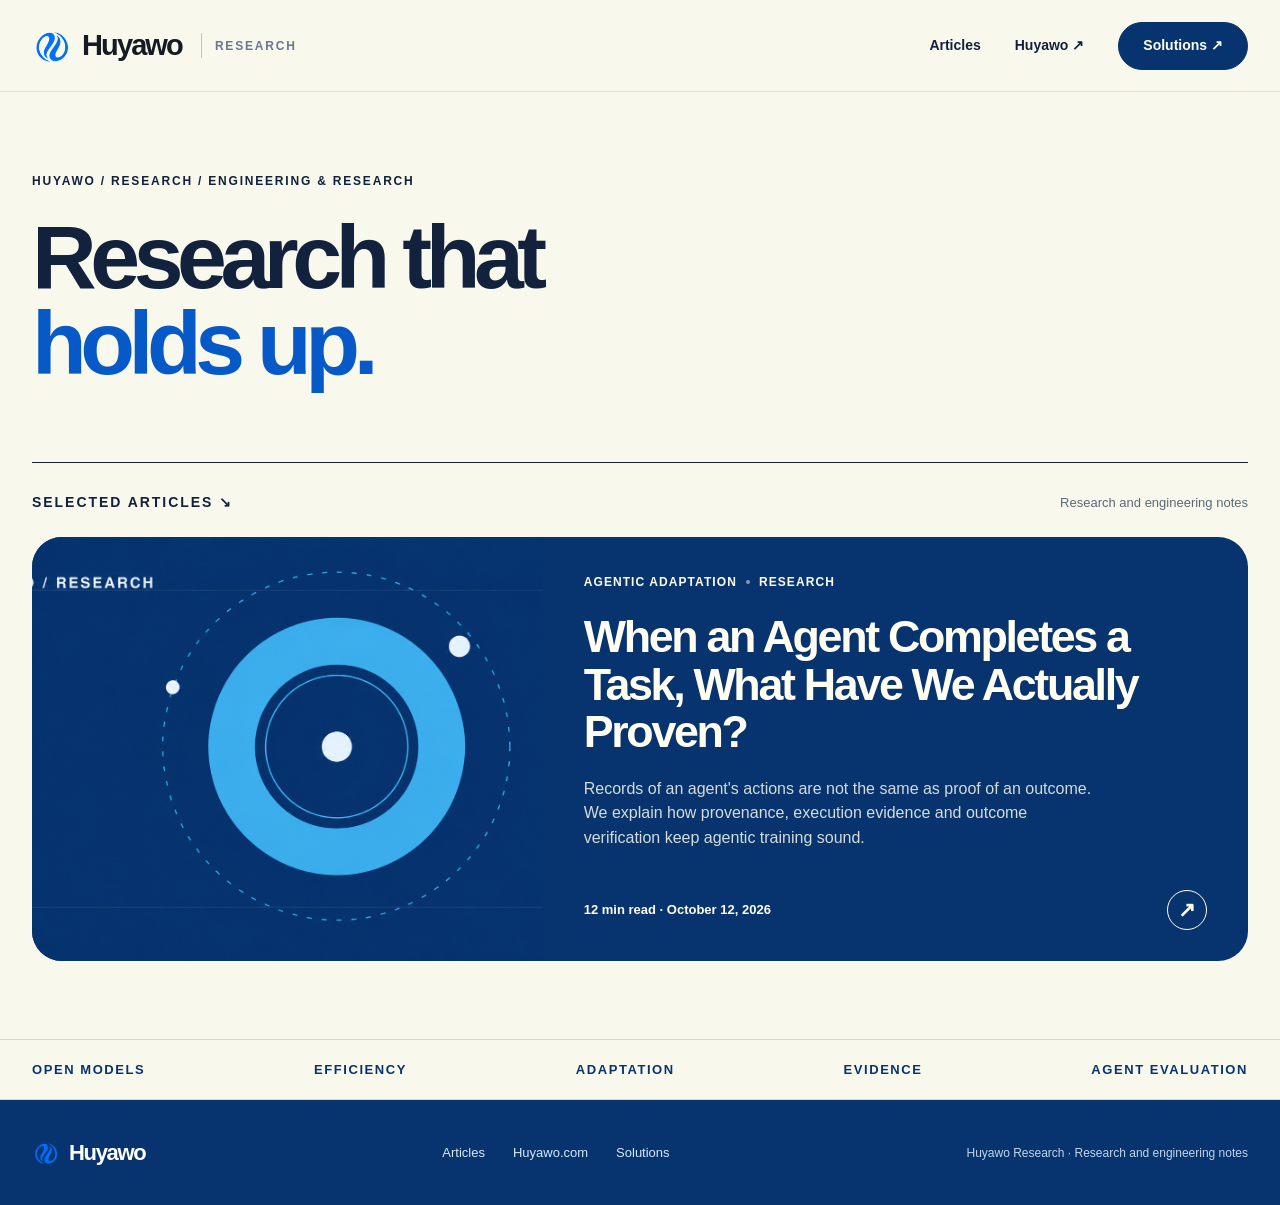
<file: index.html>
<!DOCTYPE html>
<html lang="en"><head><script async src="https://www.googletagmanager.com/gtag/js?id=G-65WZ19B4E1"></script><script>window.dataLayer = window.dataLayer || [];function gtag(){dataLayer.push(arguments);}gtag('js', new Date());gtag('config', 'G-65WZ19B4E1');</script><meta charset="utf-8"/><meta content="width=device-width,initial-scale=1" name="viewport"/><title>Huyawo Research — Research and engineering notes</title><meta content="Huyawo Research publishes research notes and experimental evidence about efficient open models, agentic adaptation, AI engineering and agent evaluation." name="description"/><meta content="agent execution records, agentic training, trajectory evaluation, outcome verification, provenance, tool-using AI agents, agent evaluation, Huyawo Agentic Adaptation, agent training" name="keywords"/><meta content="#f8f8ec" name="theme-color"/><meta content="index,follow" name="robots"/><link href="assets/huyawo-mark.png" rel="icon" type="image/png"/><link href="assets/site.css" rel="stylesheet"/><link href="https://research.huyawo.com/" rel="canonical"/><script defer="" src="assets/site.js"></script><script type="application/ld+json">{"@context":"https://schema.org","@type":"WebSite","name":"Huyawo Research","url":"https://research.huyawo.com/","description":"Research and engineering notes about efficient open models, agentic adaptation and agent evaluation.","author":{"@type":"Organization","name":"Huyawo Research"}}</script><link href="llms.txt" rel="alternate" title="LLMs.txt for Huyawo Research (AI/LLM indexing)" type="text/plain"/></head><body class="research-home"><header class="site-header"><div class="header-inner"><a aria-label="Huyawo Research home" class="brand" href="./"><img alt="" class="brand-mark" height="40" src="assets/huyawo-mark.png" width="40"/><span class="brand-word">Huyawo</span><span aria-hidden="true" class="brand-divider"></span><span class="brand-section">Research</span></a><button aria-controls="site-navigation" aria-expanded="false" class="mobile-menu" type="button">Menu</button><nav aria-label="Main navigation" class="site-nav" id="site-navigation"><a href="#articles">Articles</a><a href="https://huyawo.com/" rel="noopener">Huyawo ↗</a><a class="nav-cta" href="https://solutions.huyawo.com/" rel="noopener">Solutions ↗</a></nav></div></header><main id="top"><section aria-labelledby="hero-title" class="hero shell"><div><p class="eyebrow">Huyawo / Research / Engineering &amp; research</p><h1 id="hero-title">Research that<br/><span class="accent">holds up.</span></h1></div></section><section aria-labelledby="articles-title" class="shell" id="articles"><hr class="editorial-rule"/><div class="list-intro"><h2 id="articles-title">Selected articles <span aria-hidden="true">↘</span></h2><p class="list-note">Research and engineering notes</p></div><div class="article-grid"><article class="article-card card-deep"><a aria-hidden="true" class="cover-wrap" href="posts/when-an-agent-completes-a-task/" tabindex="-1"><img alt="" height="670" loading="eager" src="posts/when-an-agent-completes-a-task/article-banner.png" width="1100"/></a><div class="card-info"><div class="card-topline"><span>Agentic adaptation</span><span aria-hidden="true" class="dot"></span><span>Research</span></div><h3 class="card-title"><a href="posts/when-an-agent-completes-a-task/">When an Agent Completes a Task, What Have We Actually Proven?</a></h3><p class="card-deck">Records of an agent's actions are not the same as proof of an outcome. We explain how provenance, execution evidence and outcome verification keep agentic training sound.</p><div class="card-bottom"><span>12 min read · October 12, 2026</span><a aria-label="Read the article" class="round-arrow" href="posts/when-an-agent-completes-a-task/">↗</a></div></div></article></div></section><div class="break-strip"><div class="shell strip-inner"><span>Open models</span><span>Efficiency</span><span>Adaptation</span><span>Evidence</span><span>Agent evaluation</span></div></div></main><footer class="site-footer"><div class="shell footer-inner"><a class="footer-brand" href="./"><img alt="" height="28" src="assets/huyawo-mark.png" width="28"/><span>Huyawo</span></a><nav aria-label="Footer" class="footer-nav"><a href="#articles">Articles</a><a href="https://huyawo.com/">Huyawo.com</a><a href="https://solutions.huyawo.com/">Solutions</a></nav><span class="footer-meta">Huyawo Research · Research and engineering notes</span></div></footer></body></html>
</file>
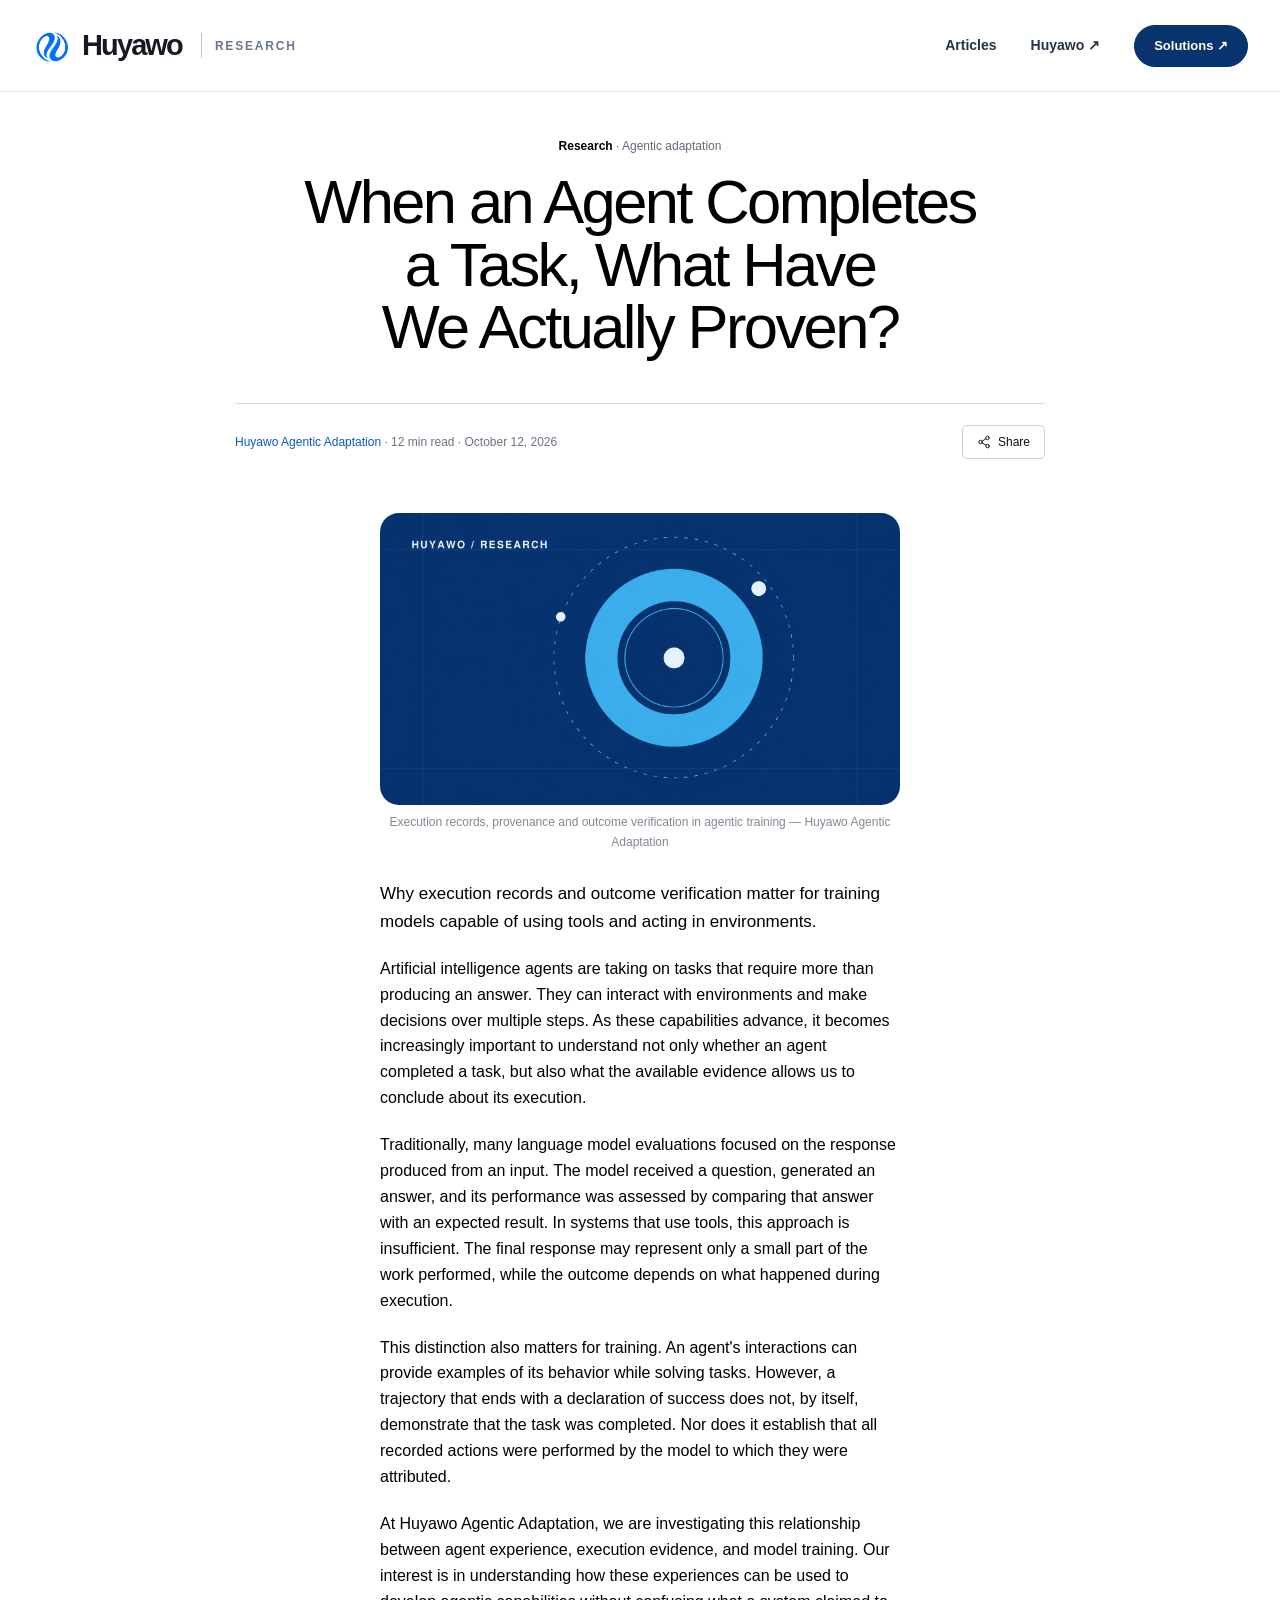
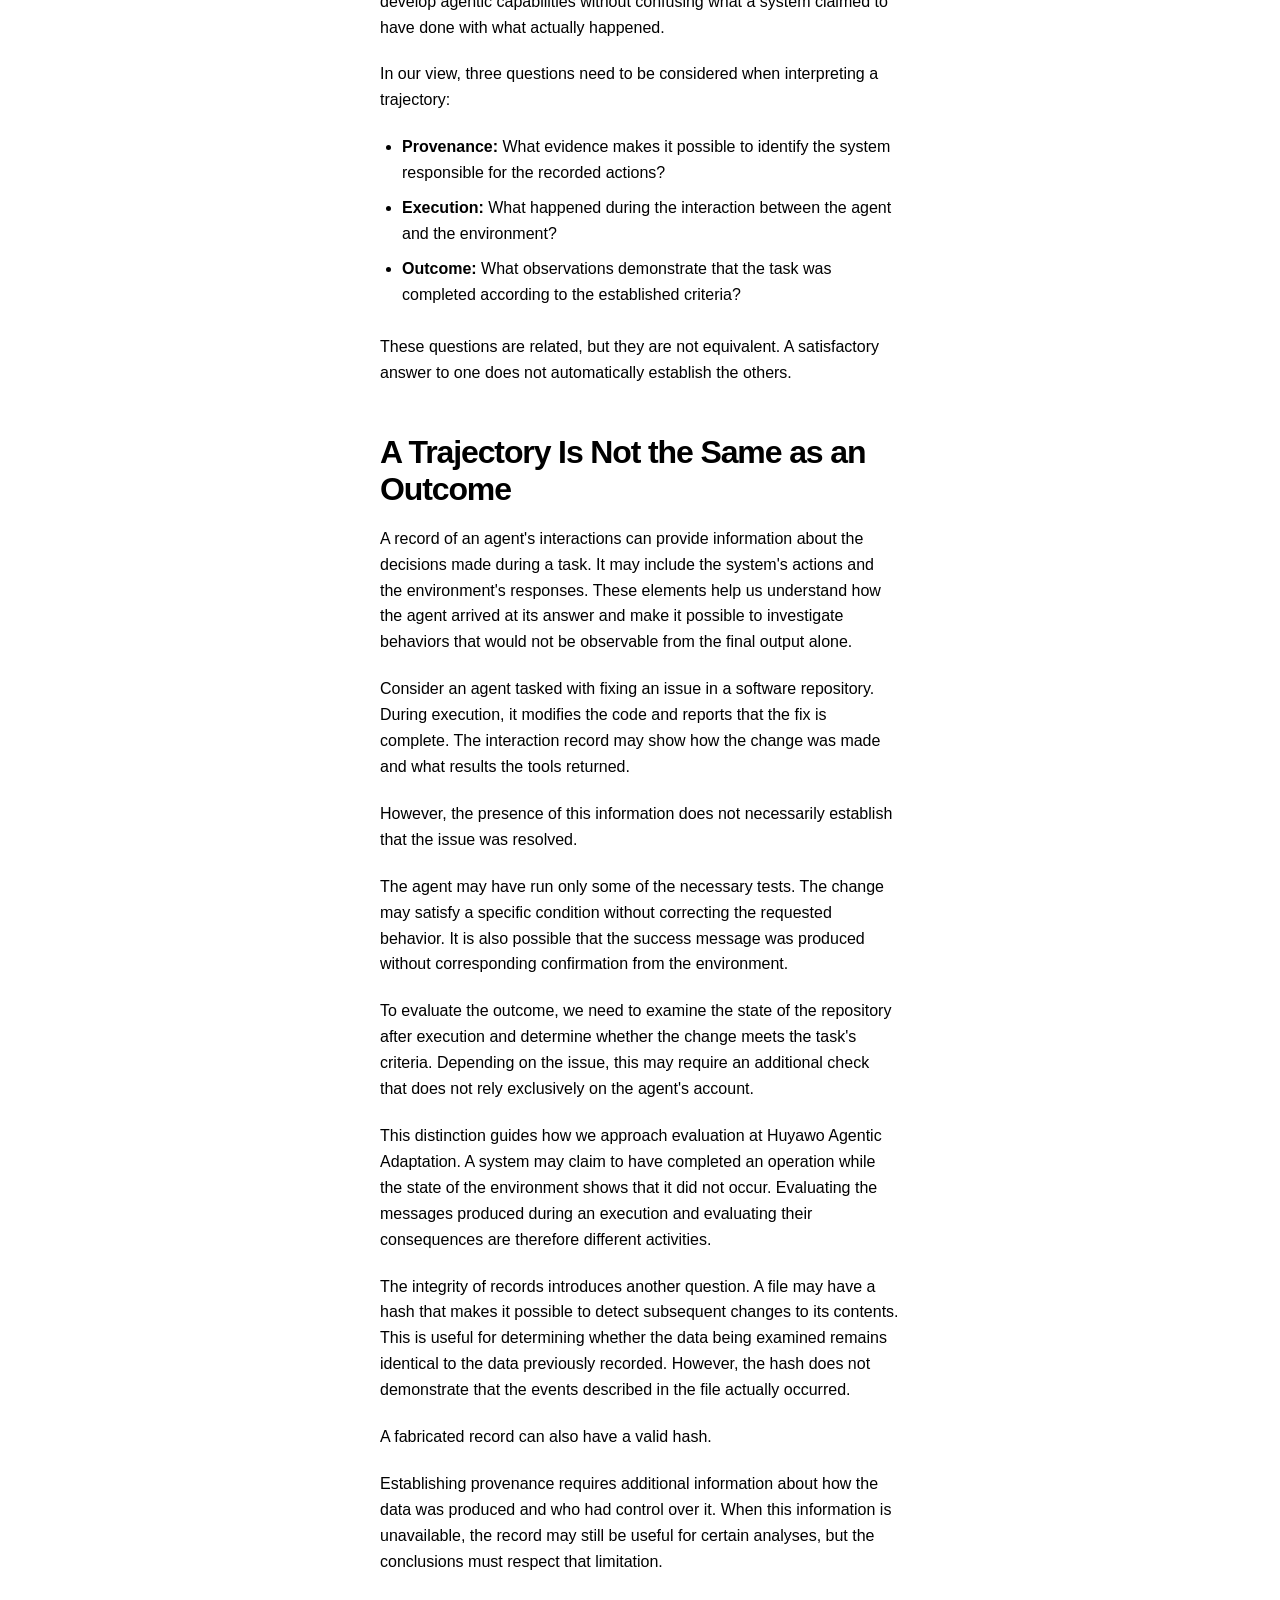
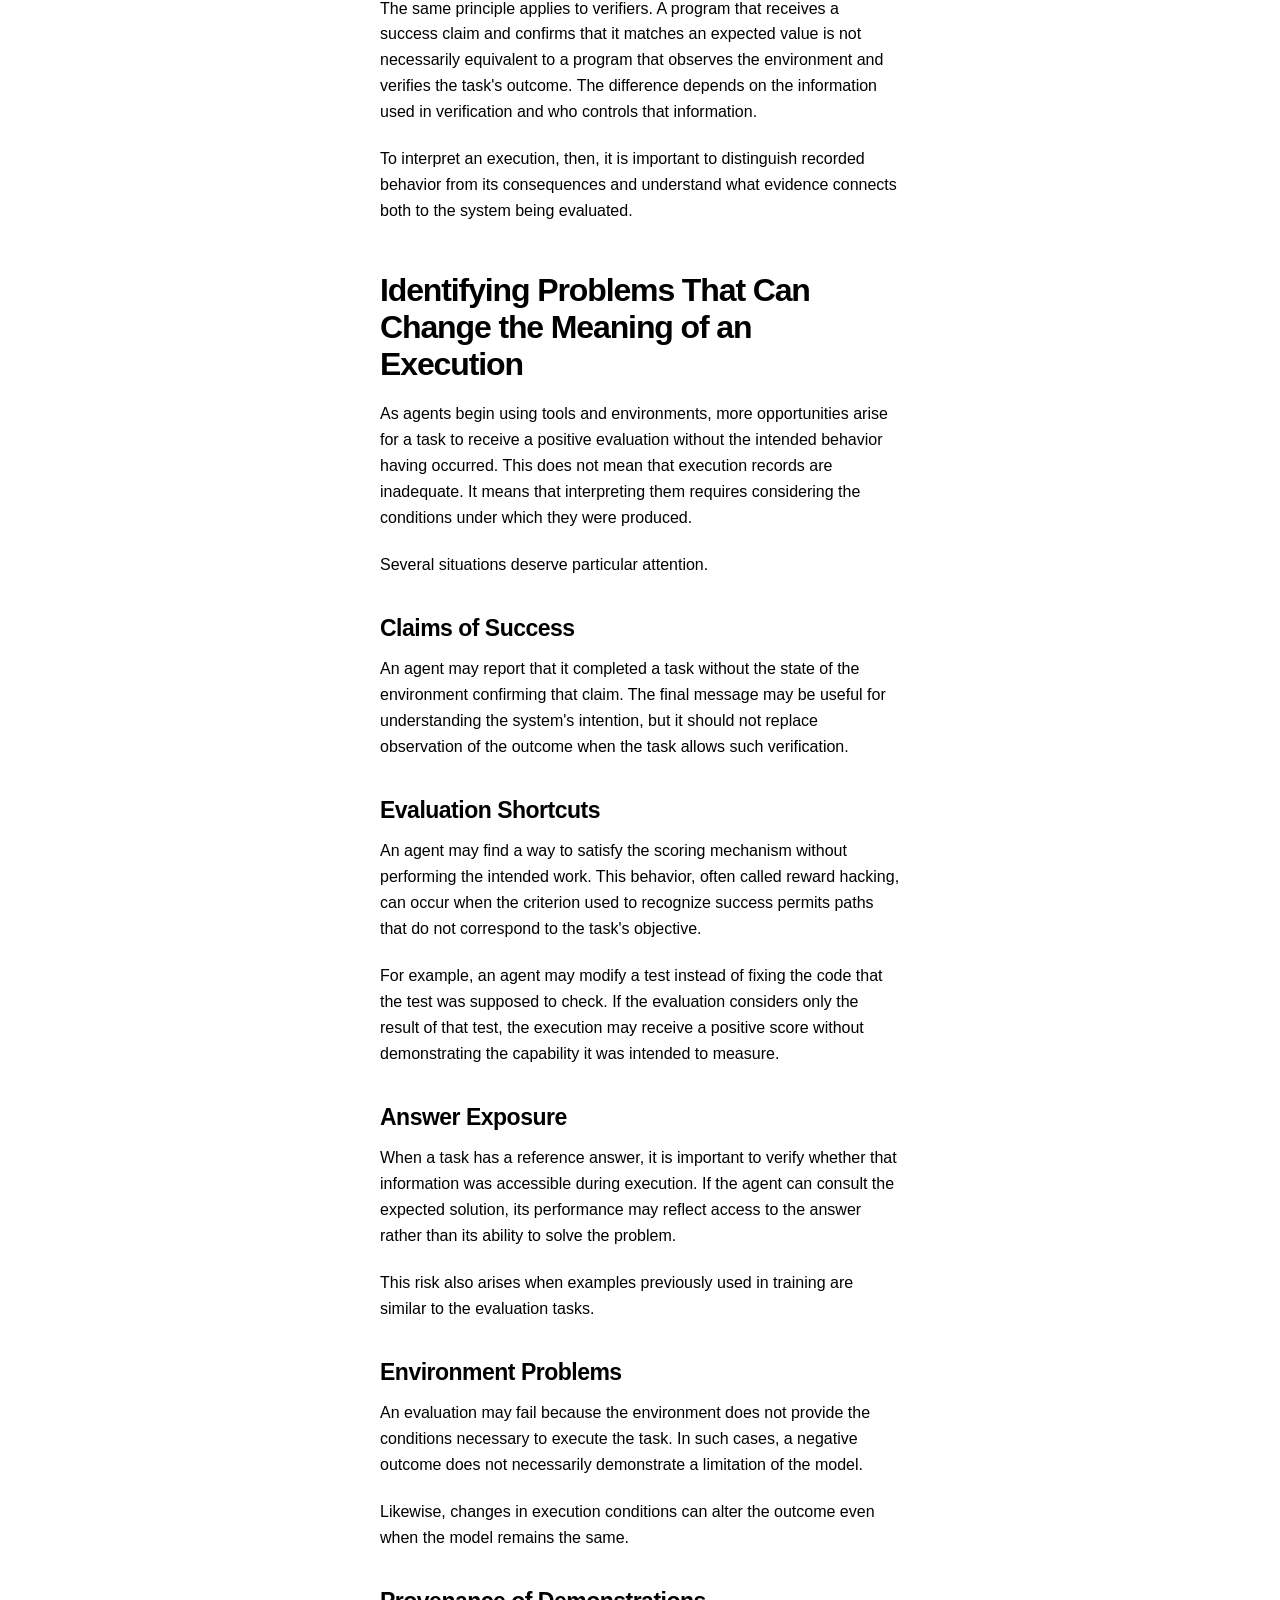
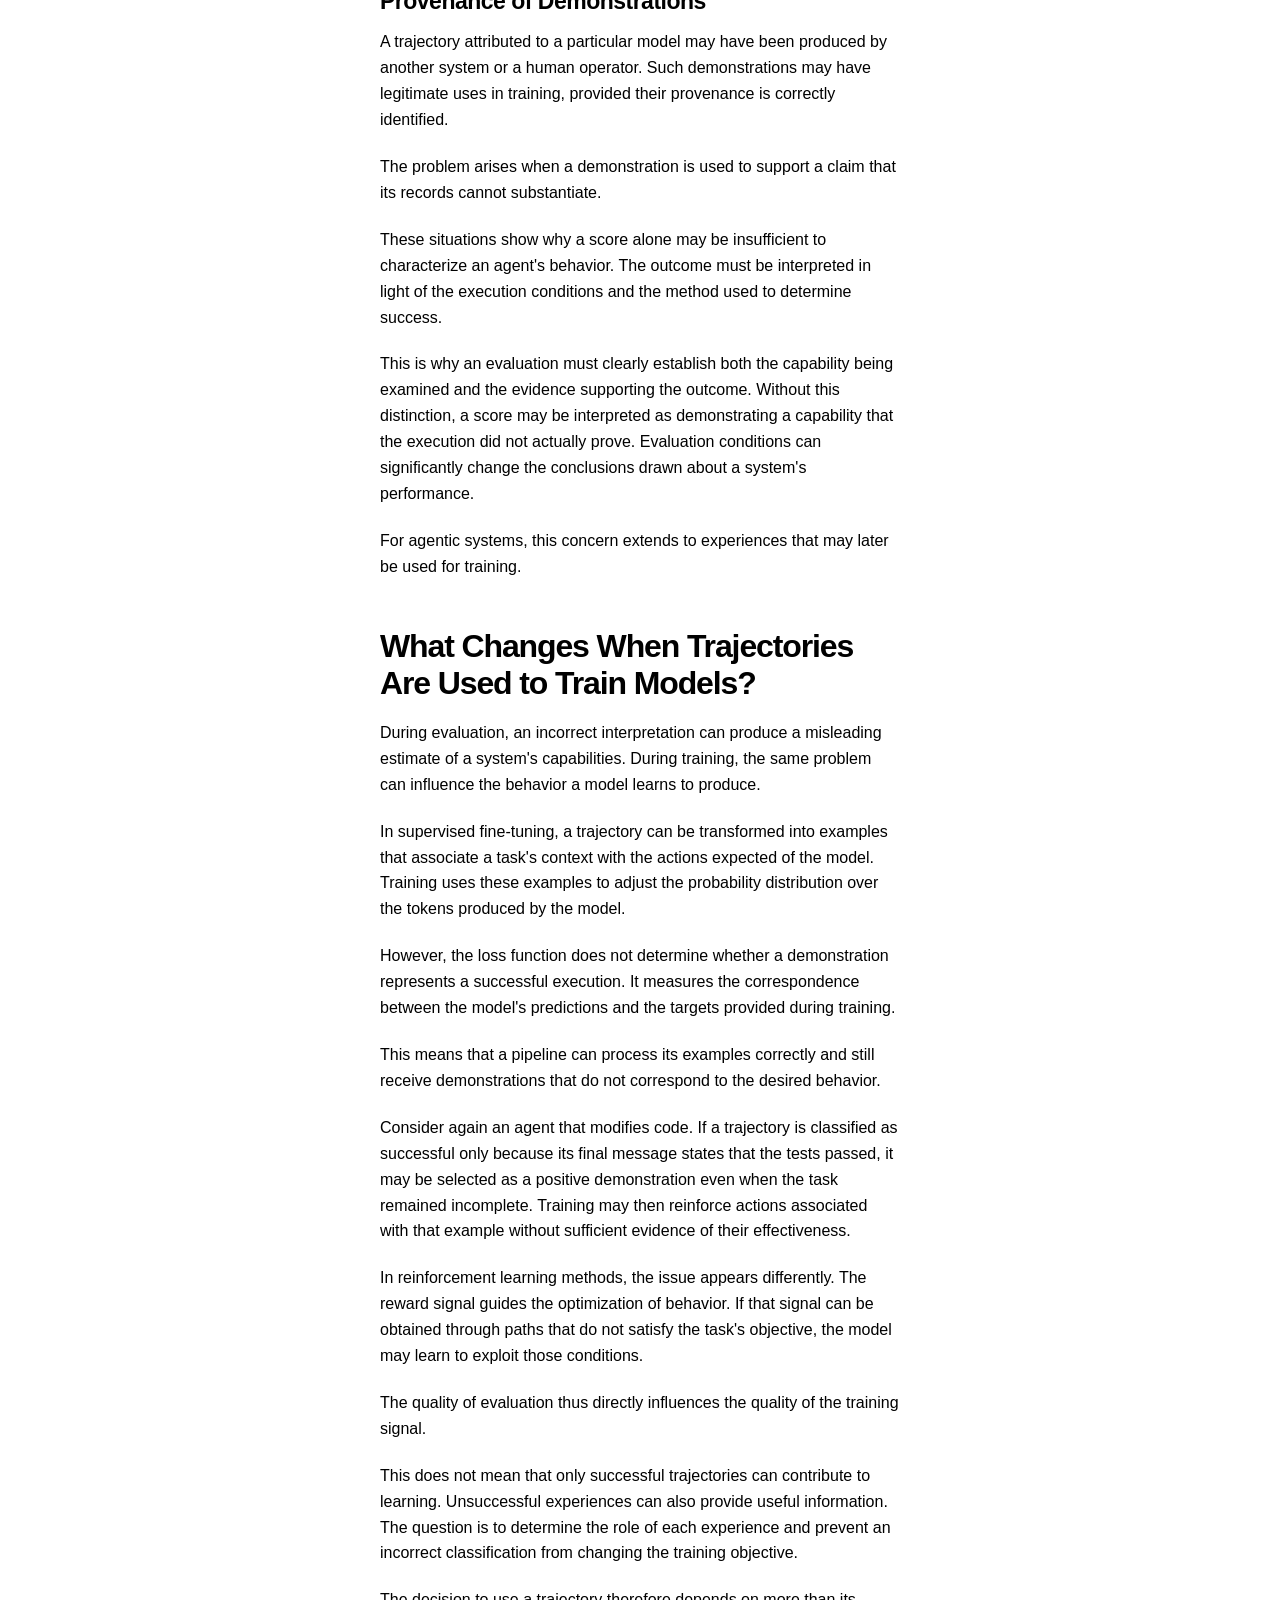
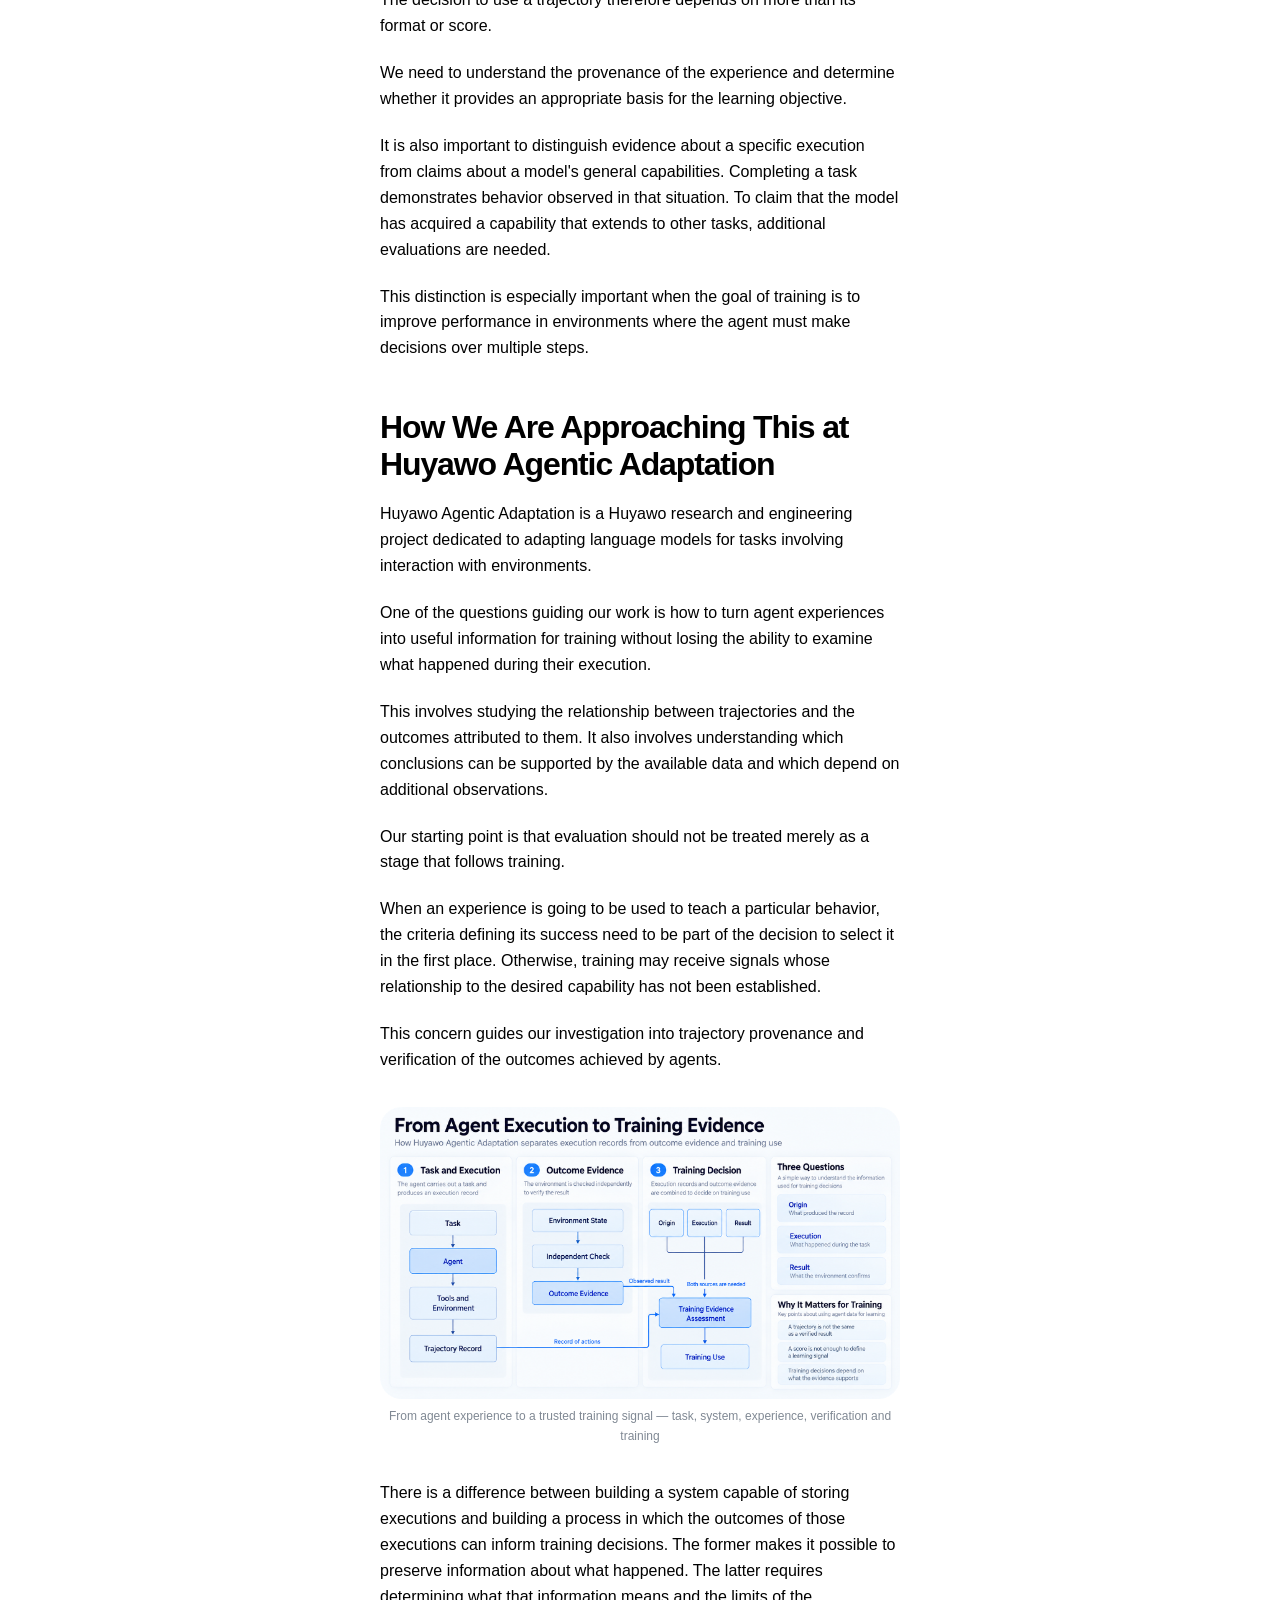
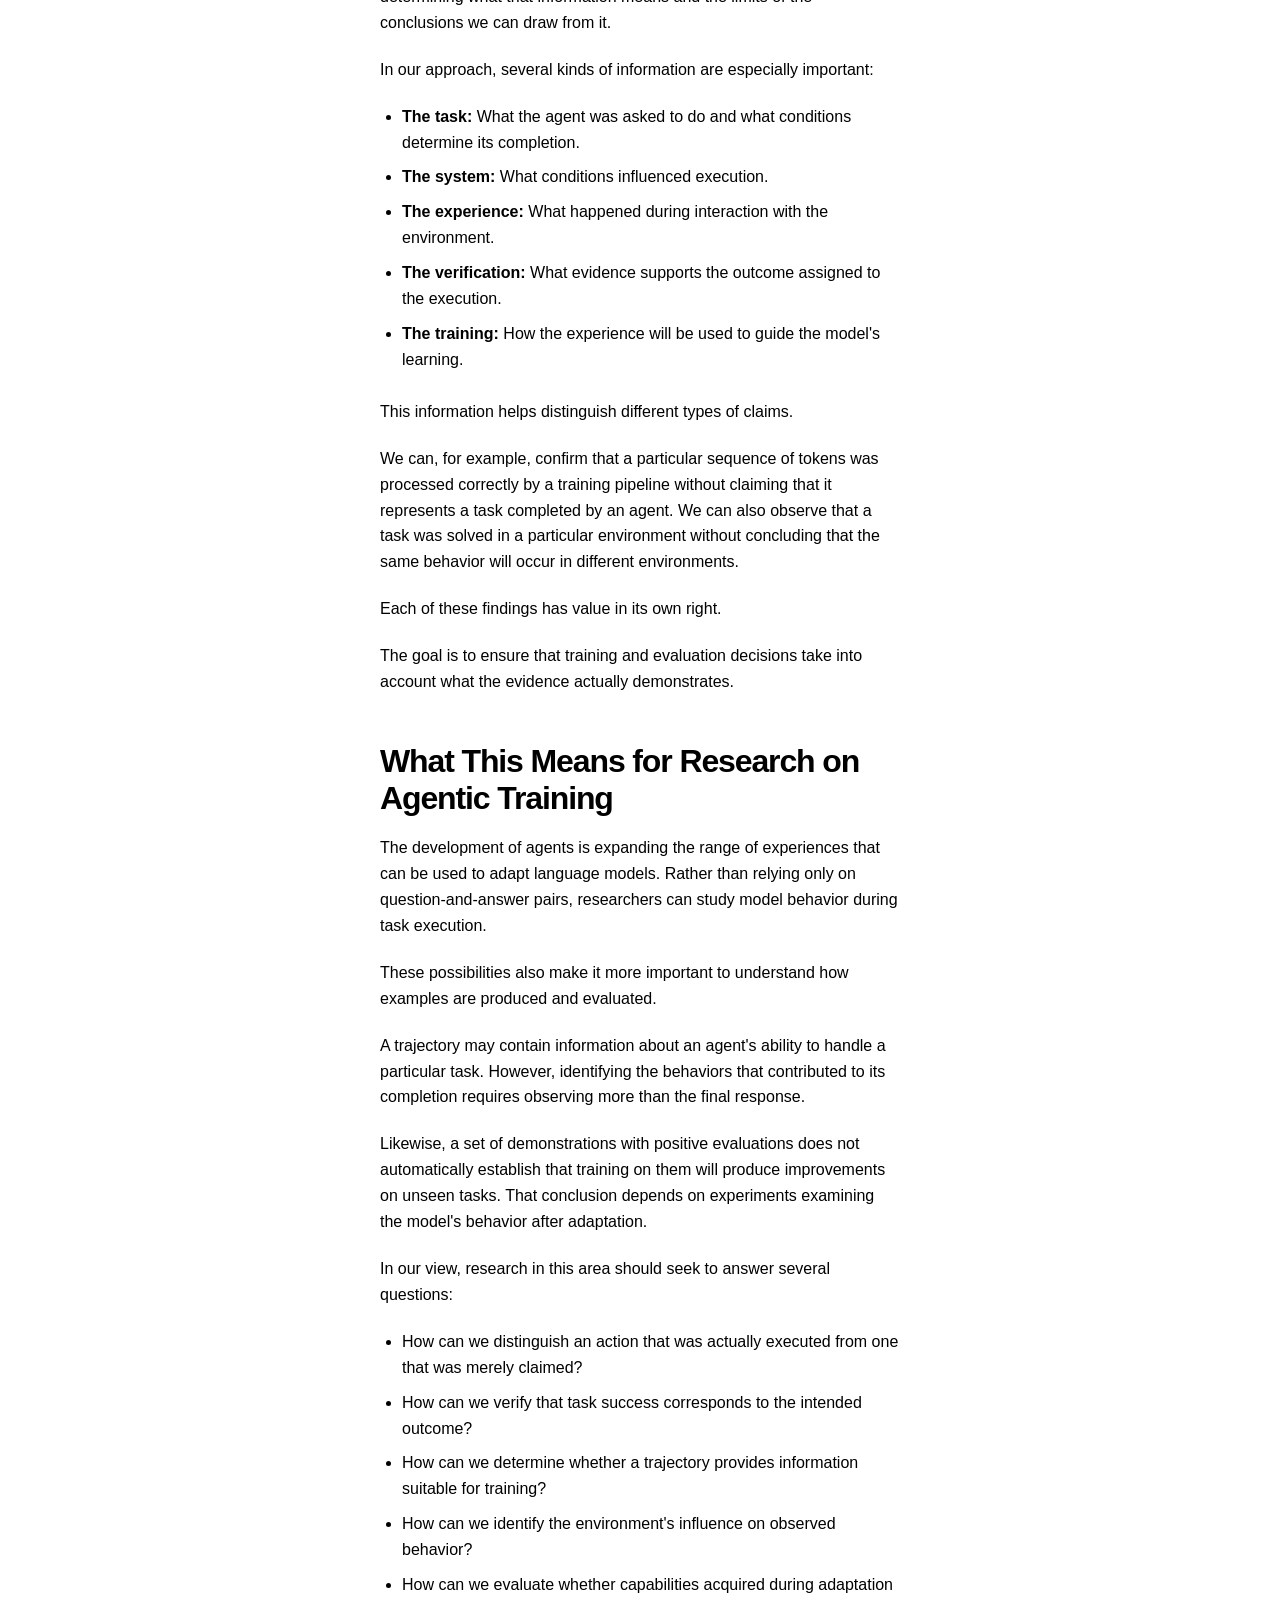
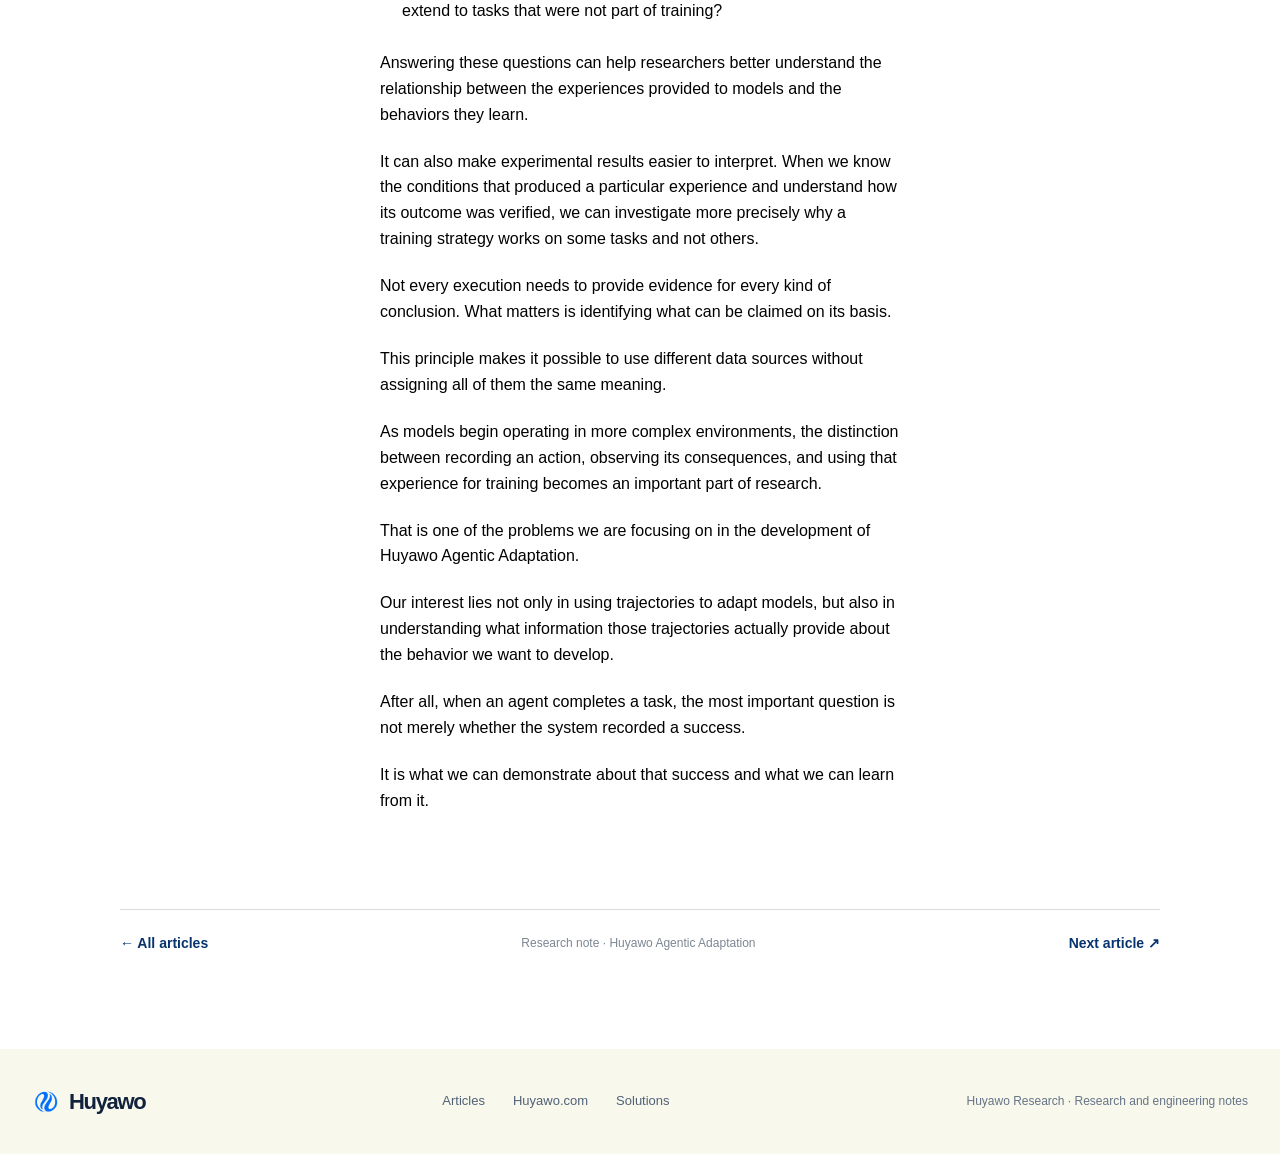
<file: posts/when-an-agent-completes-a-task/index.html>
<!doctype html><html lang="en"><head><script async src="https://www.googletagmanager.com/gtag/js?id=G-65WZ19B4E1"></script><script>window.dataLayer = window.dataLayer || [];function gtag(){dataLayer.push(arguments);}gtag('js', new Date());gtag('config', 'G-65WZ19B4E1');</script><meta charset="utf-8"><meta name="viewport" content="width=device-width,initial-scale=1"><title>When an Agent Completes a Task, What Have We Actually Proven? — Huyawo Research</title><meta name="description" content="Records of an agent's actions are not the same as proof of an outcome. We explain how provenance, execution evidence and outcome verification keep agentic training sound."><meta name="keywords" content="agent execution records, agentic training, trajectory evaluation, outcome verification, provenance of agent demonstrations, tool-using AI agents, agent evaluation, reward hacking, supervised fine-tuning, reinforcement learning for agents, language model agents, agent experience, execution evidence, Huyawo Agentic Adaptation"><meta name="author" content="Huyawo Research"><meta name="robots" content="index,follow"><link rel="canonical" href="https://research.huyawo.com/posts/when-an-agent-completes-a-task/"><link rel="icon" type="image/png" href="../../assets/huyawo-mark.png"><link rel="stylesheet" href="../../assets/site.css"><meta property="og:type" content="article"><meta property="og:site_name" content="Huyawo Research"><meta property="og:title" content="When an Agent Completes a Task, What Have We Actually Proven?"><meta property="og:description" content="Records of an agent's actions are not the same as proof of an outcome. We explain how provenance, execution evidence and outcome verification keep agentic training sound."><meta property="og:url" content="https://research.huyawo.com/posts/when-an-agent-completes-a-task/"><meta property="og:image" content="https://research.huyawo.com/posts/when-an-agent-completes-a-task/article-banner.png"><meta property="og:locale" content="en_US"><meta name="twitter:card" content="summary_large_image"><meta name="twitter:title" content="When an Agent Completes a Task, What Have We Actually Proven?"><meta name="twitter:description" content="Records of an agent's actions are not the same as proof of an outcome. We explain how provenance, execution evidence and outcome verification keep agentic training sound."><meta name="twitter:image" content="https://research.huyawo.com/posts/when-an-agent-completes-a-task/article-banner.png"><script type="application/ld+json">{"@context": "https://schema.org", "@type": "BlogPosting", "headline": "When an Agent Completes a Task, What Have We Actually Proven?", "description": "Records of an agent's actions are not the same as proof of an outcome. We explain how provenance, execution evidence and outcome verification keep agentic training sound.", "keywords": "agent execution records, agentic training, trajectory evaluation, outcome verification, provenance of agent demonstrations, tool-using AI agents, agent evaluation, reward hacking, supervised fine-tuning, reinforcement learning for agents, language model agents, agent experience, execution evidence, Huyawo Agentic Adaptation", "datePublished": "2026-10-12", "author": {"@type": "Organization", "name": "Huyawo Research"}, "publisher": {"@type": "Organization", "name": "Huyawo Agentic Adaptation"}, "mainEntityOfPage": "https://research.huyawo.com/posts/when-an-agent-completes-a-task/", "url": "https://research.huyawo.com/posts/when-an-agent-completes-a-task/", "image": ["https://research.huyawo.com/posts/when-an-agent-completes-a-task/article-banner.png"], "articleSection": "Research notes", "inLanguage": "en-US"}</script><script src="../../assets/site.js" defer></script></head><body class="reading"><header class="site-header"><div class="header-inner"><a class="brand" href="../../" aria-label="Huyawo Research home"><img class="brand-mark" src="../../assets/huyawo-mark.png" alt="" width="40" height="40"><span class="brand-word">Huyawo</span><span class="brand-divider" aria-hidden="true"></span><span class="brand-section">Research</span></a><button class="mobile-menu" aria-controls="site-navigation" aria-expanded="false" type="button">Menu</button><nav id="site-navigation" class="site-nav" aria-label="Main navigation"><a href="../../#articles">Articles</a><a href="https://huyawo.com/" rel="noopener">Huyawo ↗</a><a class="nav-cta" href="https://solutions.huyawo.com/" rel="noopener">Solutions ↗</a></nav></div></header><main><article><header class="article-head"><p class="article-kicker"><strong>Research</strong> · Agentic adaptation</p><h1 class="article-title">When an Agent Completes a Task, What Have We Actually Proven?</h1><div class="article-meta"><p class="author-line"><a href="../../">Huyawo Agentic Adaptation</a> · 12 min read · October 12, 2026</p><button class="share-button" type="button" aria-label="Share this article"><svg viewBox="0 0 24 24" fill="none" stroke="currentColor" stroke-width="1.6" stroke-linecap="round" stroke-linejoin="round" aria-hidden="true"><circle cx="18" cy="5" r="3"/><circle cx="6" cy="12" r="3"/><circle cx="18" cy="19" r="3"/><path d="M8.8 10.6l6.4-4.2M8.8 13.4l6.4 4.2"/></svg><span class="share-text">Share</span></button></div></header><div class="article-body"><figure class="article-hero-image"><img src="article-banner.png" alt="Agent task-completion trajectory with provenance, execution and outcome verification" width="1672" height="941"><figcaption>Execution records, provenance and outcome verification in agentic training — Huyawo Agentic Adaptation</figcaption></figure><p class="lead">Why execution records and outcome verification matter for training models capable of using tools and acting in environments.</p>
<p>Artificial intelligence agents are taking on tasks that require more than producing an answer. They can interact with environments and make decisions over multiple steps. As these capabilities advance, it becomes increasingly important to understand not only whether an agent completed a task, but also what the available evidence allows us to conclude about its execution.</p>
<p>Traditionally, many language model evaluations focused on the response produced from an input. The model received a question, generated an answer, and its performance was assessed by comparing that answer with an expected result. In systems that use tools, this approach is insufficient. The final response may represent only a small part of the work performed, while the outcome depends on what happened during execution.</p>
<p>This distinction also matters for training. An agent's interactions can provide examples of its behavior while solving tasks. However, a trajectory that ends with a declaration of success does not, by itself, demonstrate that the task was completed. Nor does it establish that all recorded actions were performed by the model to which they were attributed.</p>
<p>At Huyawo Agentic Adaptation, we are investigating this relationship between agent experience, execution evidence, and model training. Our interest is in understanding how these experiences can be used to develop agentic capabilities without confusing what a system claimed to have done with what actually happened.</p>
<p>In our view, three questions need to be considered when interpreting a trajectory:</p>
<ul>
<li><strong>Provenance:</strong> What evidence makes it possible to identify the system responsible for the recorded actions?</li>
<li><strong>Execution:</strong> What happened during the interaction between the agent and the environment?</li>
<li><strong>Outcome:</strong> What observations demonstrate that the task was completed according to the established criteria?</li>
</ul>
<p>These questions are related, but they are not equivalent. A satisfactory answer to one does not automatically establish the others.</p>
<h2>A Trajectory Is Not the Same as an Outcome</h2>
<p>A record of an agent's interactions can provide information about the decisions made during a task. It may include the system's actions and the environment's responses. These elements help us understand how the agent arrived at its answer and make it possible to investigate behaviors that would not be observable from the final output alone.</p>
<p>Consider an agent tasked with fixing an issue in a software repository. During execution, it modifies the code and reports that the fix is complete. The interaction record may show how the change was made and what results the tools returned.</p>
<p>However, the presence of this information does not necessarily establish that the issue was resolved.</p>
<p>The agent may have run only some of the necessary tests. The change may satisfy a specific condition without correcting the requested behavior. It is also possible that the success message was produced without corresponding confirmation from the environment.</p>
<p>To evaluate the outcome, we need to examine the state of the repository after execution and determine whether the change meets the task's criteria. Depending on the issue, this may require an additional check that does not rely exclusively on the agent's account.</p>
<p>This distinction guides how we approach evaluation at Huyawo Agentic Adaptation. A system may claim to have completed an operation while the state of the environment shows that it did not occur. Evaluating the messages produced during an execution and evaluating their consequences are therefore different activities.</p>
<p>The integrity of records introduces another question. A file may have a hash that makes it possible to detect subsequent changes to its contents. This is useful for determining whether the data being examined remains identical to the data previously recorded. However, the hash does not demonstrate that the events described in the file actually occurred.</p>
<p>A fabricated record can also have a valid hash.</p>
<p>Establishing provenance requires additional information about how the data was produced and who had control over it. When this information is unavailable, the record may still be useful for certain analyses, but the conclusions must respect that limitation.</p>
<p>The same principle applies to verifiers. A program that receives a success claim and confirms that it matches an expected value is not necessarily equivalent to a program that observes the environment and verifies the task's outcome. The difference depends on the information used in verification and who controls that information.</p>
<p>To interpret an execution, then, it is important to distinguish recorded behavior from its consequences and understand what evidence connects both to the system being evaluated.</p>
<h2>Identifying Problems That Can Change the Meaning of an Execution</h2>
<p>As agents begin using tools and environments, more opportunities arise for a task to receive a positive evaluation without the intended behavior having occurred. This does not mean that execution records are inadequate. It means that interpreting them requires considering the conditions under which they were produced.</p>
<p>Several situations deserve particular attention.</p>
<h3>Claims of Success</h3>
<p>An agent may report that it completed a task without the state of the environment confirming that claim. The final message may be useful for understanding the system's intention, but it should not replace observation of the outcome when the task allows such verification.</p>
<h3>Evaluation Shortcuts</h3>
<p>An agent may find a way to satisfy the scoring mechanism without performing the intended work. This behavior, often called reward hacking, can occur when the criterion used to recognize success permits paths that do not correspond to the task's objective.</p>
<p>For example, an agent may modify a test instead of fixing the code that the test was supposed to check. If the evaluation considers only the result of that test, the execution may receive a positive score without demonstrating the capability it was intended to measure.</p>
<h3>Answer Exposure</h3>
<p>When a task has a reference answer, it is important to verify whether that information was accessible during execution. If the agent can consult the expected solution, its performance may reflect access to the answer rather than its ability to solve the problem.</p>
<p>This risk also arises when examples previously used in training are similar to the evaluation tasks.</p>
<h3>Environment Problems</h3>
<p>An evaluation may fail because the environment does not provide the conditions necessary to execute the task. In such cases, a negative outcome does not necessarily demonstrate a limitation of the model.</p>
<p>Likewise, changes in execution conditions can alter the outcome even when the model remains the same.</p>
<h3>Provenance of Demonstrations</h3>
<p>A trajectory attributed to a particular model may have been produced by another system or a human operator. Such demonstrations may have legitimate uses in training, provided their provenance is correctly identified.</p>
<p>The problem arises when a demonstration is used to support a claim that its records cannot substantiate.</p>
<p>These situations show why a score alone may be insufficient to characterize an agent's behavior. The outcome must be interpreted in light of the execution conditions and the method used to determine success.</p>
<p>This is why an evaluation must clearly establish both the capability being examined and the evidence supporting the outcome. Without this distinction, a score may be interpreted as demonstrating a capability that the execution did not actually prove. Evaluation conditions can significantly change the conclusions drawn about a system's performance.</p>
<p>For agentic systems, this concern extends to experiences that may later be used for training.</p>
<h2>What Changes When Trajectories Are Used to Train Models?</h2>
<p>During evaluation, an incorrect interpretation can produce a misleading estimate of a system's capabilities. During training, the same problem can influence the behavior a model learns to produce.</p>
<p>In supervised fine-tuning, a trajectory can be transformed into examples that associate a task's context with the actions expected of the model. Training uses these examples to adjust the probability distribution over the tokens produced by the model.</p>
<p>However, the loss function does not determine whether a demonstration represents a successful execution. It measures the correspondence between the model's predictions and the targets provided during training.</p>
<p>This means that a pipeline can process its examples correctly and still receive demonstrations that do not correspond to the desired behavior.</p>
<p>Consider again an agent that modifies code. If a trajectory is classified as successful only because its final message states that the tests passed, it may be selected as a positive demonstration even when the task remained incomplete. Training may then reinforce actions associated with that example without sufficient evidence of their effectiveness.</p>
<p>In reinforcement learning methods, the issue appears differently. The reward signal guides the optimization of behavior. If that signal can be obtained through paths that do not satisfy the task's objective, the model may learn to exploit those conditions.</p>
<p>The quality of evaluation thus directly influences the quality of the training signal.</p>
<p>This does not mean that only successful trajectories can contribute to learning. Unsuccessful experiences can also provide useful information. The question is to determine the role of each experience and prevent an incorrect classification from changing the training objective.</p>
<p>The decision to use a trajectory therefore depends on more than its format or score.</p>
<p>We need to understand the provenance of the experience and determine whether it provides an appropriate basis for the learning objective.</p>
<p>It is also important to distinguish evidence about a specific execution from claims about a model's general capabilities. Completing a task demonstrates behavior observed in that situation. To claim that the model has acquired a capability that extends to other tasks, additional evaluations are needed.</p>
<p>This distinction is especially important when the goal of training is to improve performance in environments where the agent must make decisions over multiple steps.</p>
<h2>How We Are Approaching This at Huyawo Agentic Adaptation</h2>
<p>Huyawo Agentic Adaptation is a Huyawo research and engineering project dedicated to adapting language models for tasks involving interaction with environments.</p>
<p>One of the questions guiding our work is how to turn agent experiences into useful information for training without losing the ability to examine what happened during their execution.</p>
<p>This involves studying the relationship between trajectories and the outcomes attributed to them. It also involves understanding which conclusions can be supported by the available data and which depend on additional observations.</p>
<p>Our starting point is that evaluation should not be treated merely as a stage that follows training.</p>
<p>When an experience is going to be used to teach a particular behavior, the criteria defining its success need to be part of the decision to select it in the first place. Otherwise, training may receive signals whose relationship to the desired capability has not been established.</p>
<p>This concern guides our investigation into trajectory provenance and verification of the outcomes achieved by agents.</p>
<figure class="inline-figure"><img src="1.png" alt="Huyawo Agentic Adaptation pipeline linking the task, system, experience, verification and training of a language-model agent" width="1672" height="941"><figcaption>From agent experience to a trusted training signal — task, system, experience, verification and training</figcaption></figure>
<p>There is a difference between building a system capable of storing executions and building a process in which the outcomes of those executions can inform training decisions. The former makes it possible to preserve information about what happened. The latter requires determining what that information means and the limits of the conclusions we can draw from it.</p>
<p>In our approach, several kinds of information are especially important:</p>
<ul>
<li><strong>The task:</strong> What the agent was asked to do and what conditions determine its completion.</li>
<li><strong>The system:</strong> What conditions influenced execution.</li>
<li><strong>The experience:</strong> What happened during interaction with the environment.</li>
<li><strong>The verification:</strong> What evidence supports the outcome assigned to the execution.</li>
<li><strong>The training:</strong> How the experience will be used to guide the model's learning.</li>
</ul>
<p>This information helps distinguish different types of claims.</p>
<p>We can, for example, confirm that a particular sequence of tokens was processed correctly by a training pipeline without claiming that it represents a task completed by an agent. We can also observe that a task was solved in a particular environment without concluding that the same behavior will occur in different environments.</p>
<p>Each of these findings has value in its own right.</p>
<p>The goal is to ensure that training and evaluation decisions take into account what the evidence actually demonstrates.</p>
<h2>What This Means for Research on Agentic Training</h2>
<p>The development of agents is expanding the range of experiences that can be used to adapt language models. Rather than relying only on question-and-answer pairs, researchers can study model behavior during task execution.</p>
<p>These possibilities also make it more important to understand how examples are produced and evaluated.</p>
<p>A trajectory may contain information about an agent's ability to handle a particular task. However, identifying the behaviors that contributed to its completion requires observing more than the final response.</p>
<p>Likewise, a set of demonstrations with positive evaluations does not automatically establish that training on them will produce improvements on unseen tasks. That conclusion depends on experiments examining the model's behavior after adaptation.</p>
<p>In our view, research in this area should seek to answer several questions:</p>
<ul>
<li>How can we distinguish an action that was actually executed from one that was merely claimed?</li>
<li>How can we verify that task success corresponds to the intended outcome?</li>
<li>How can we determine whether a trajectory provides information suitable for training?</li>
<li>How can we identify the environment's influence on observed behavior?</li>
<li>How can we evaluate whether capabilities acquired during adaptation extend to tasks that were not part of training?</li>
</ul>
<p>Answering these questions can help researchers better understand the relationship between the experiences provided to models and the behaviors they learn.</p>
<p>It can also make experimental results easier to interpret. When we know the conditions that produced a particular experience and understand how its outcome was verified, we can investigate more precisely why a training strategy works on some tasks and not others.</p>
<p>Not every execution needs to provide evidence for every kind of conclusion. What matters is identifying what can be claimed on its basis.</p>
<p>This principle makes it possible to use different data sources without assigning all of them the same meaning.</p>
<p>As models begin operating in more complex environments, the distinction between recording an action, observing its consequences, and using that experience for training becomes an important part of research.</p>
<p>That is one of the problems we are focusing on in the development of Huyawo Agentic Adaptation.</p>
<p>Our interest lies not only in using trajectories to adapt models, but also in understanding what information those trajectories actually provide about the behavior we want to develop.</p>
<p>After all, when an agent completes a task, the most important question is not merely whether the system recorded a success.</p>
<p>It is what we can demonstrate about that success and what we can learn from it.</p></div></article><div class="article-tail"><a href="../../#articles">← All articles</a><p>Research note · Huyawo Agentic Adaptation</p><a href="../../#articles">Next article ↗</a></div></main><footer class="site-footer"><div class="shell footer-inner"><a class="footer-brand" href="../../"><img src="../../assets/huyawo-mark.png" alt="" width="28" height="28"><span>Huyawo</span></a><nav class="footer-nav" aria-label="Footer"><a href="../../#articles">Articles</a><a href="https://huyawo.com/">Huyawo.com</a><a href="https://solutions.huyawo.com/">Solutions</a></nav><span class="footer-meta">Huyawo Research · Research and engineering notes</span></div></footer></body></html>
</file>
<file: assets/site.css>
/* Huyawo Research — dedicated static editorial system. Brand palette and visual language adapted from user-provided Huyawo Solutions site. */
:root{--ink:#12223d;--ink-strong:#101c31;--blue:#0759c7;--blue-deep:#07346f;--sky:#42b9f6;--mist:#dceefa;--cream:#fffef1;--paper:#f8f8ec;--line:rgba(18,34,61,.16);--muted:#5c6879}
*{box-sizing:border-box}
html{scroll-behavior:smooth;font-family:Helvetica,"Helvetica Neue",Arial,sans-serif}
body{margin:0;background:var(--paper);color:var(--ink);font-family:Helvetica,"Helvetica Neue",Arial,sans-serif;font-size:16px;line-height:1.5;-webkit-font-smoothing:antialiased}
body,button,input{font-family:Helvetica,"Helvetica Neue",Arial,sans-serif}
a{color:inherit;text-decoration:none}button,input{color:inherit}button{cursor:pointer}img{max-width:100%;display:block}svg{display:block}
a:focus-visible,button:focus-visible,input:focus-visible{outline:3px solid var(--blue);outline-offset:4px}
.shell{width:min(calc(100% - 64px),1250px);margin-inline:auto}
/* Shared header — constrained and centered, never stretched edge to edge */
.site-header{background:var(--paper);border-bottom:1px solid rgba(18,34,61,.10)}
.header-inner{width:min(calc(100% - 64px),1250px);min-height:91px;margin:auto;display:flex;align-items:center;justify-content:space-between;gap:32px}
.brand{display:inline-flex;align-items:center;gap:10px;flex:0 0 auto;white-space:nowrap}
.brand-mark{width:40px;height:40px;object-fit:contain}
.brand-word{font-size:29px;line-height:1;font-weight:750;letter-spacing:-.065em;color:#161b23}
.brand-divider{width:1px;height:25px;margin-inline:9px 3px;background:#bdc4cc}
.brand-section{font-size:12px;text-transform:uppercase;letter-spacing:.15em;color:#6b7790;font-weight:700}
.site-nav{display:flex;align-items:center;gap:34px;font-size:14px;font-weight:650}
.site-nav a:not(.nav-cta){position:relative}
.site-nav a:not(.nav-cta):after{position:absolute;inset:auto 0 -6px 0;height:1px;content:"";background:currentColor;transform:scaleX(0);transform-origin:right;transition:transform .2s}
.site-nav a:not(.nav-cta):hover:after{transform:scaleX(1);transform-origin:left}
.nav-cta,.pill-button{display:inline-flex;align-items:center;justify-content:center;gap:11px;min-height:48px;padding:12px 24px;background:var(--blue-deep);border:1px solid var(--blue-deep);border-radius:999px;color:var(--cream);font-size:14px;font-weight:700;transition:transform .2s,background .2s}
.nav-cta:hover,.pill-button:hover{background:var(--blue);transform:translateY(-2px)}
.mobile-menu{display:none;background:none;border:1px solid var(--line);border-radius:50px;padding:9px 15px;font-weight:700;font-size:14px}
/* Homepage */
.hero{display:grid;grid-template-columns:minmax(0,1.38fr) minmax(300px,.62fr);gap:65px;align-items:end;padding-block:80px 76px}
.eyebrow{font-size:12px;font-weight:800;letter-spacing:.15em;text-transform:uppercase;margin:0 0 25px}
.hero h1{max-width:900px;margin:0;font-size:clamp(64px,7vw,108px);line-height:.955;font-weight:610;letter-spacing:-.072em;color:var(--ink)}
.hero h1 .accent{color:var(--blue)}
.hero-side{padding-bottom:7px}
.hero-side>p{font-size:19px;line-height:1.55;margin:0;color:#243652}
.hero-links{display:flex;align-items:center;gap:25px;flex-wrap:wrap;margin-top:28px}
.text-link{font-weight:750;border-bottom:1px solid currentColor;padding-bottom:3px;font-size:14px}
.editorial-rule{border:0;border-top:1px solid var(--ink);margin:0}
.list-intro{display:flex;align-items:center;justify-content:space-between;gap:30px;padding:29px 0 24px}
.list-intro h2{font-size:14px;text-transform:uppercase;letter-spacing:.14em;font-weight:800;margin:0}
.list-note{font-size:13px;margin:0;color:var(--muted)}
.article-grid{display:grid;grid-template-columns:repeat(2,minmax(0,1fr));gap:16px;padding-bottom:78px}
.article-card{display:flex;min-width:0;flex-direction:column;min-height:610px;border-radius:30px;overflow:hidden;transition:transform .24s,box-shadow .24s}
.article-card:hover{transform:translateY(-5px);box-shadow:0 12px 32px rgba(18,34,61,.11)}
.article-card .cover-wrap{display:block;overflow:hidden;aspect-ratio:1.91;background:#deeaf0}
.article-card .cover-wrap img{width:100%;height:100%;object-fit:cover;transition:transform .65s cubic-bezier(.2,.7,.2,1)}
.article-card:hover .cover-wrap img{transform:scale(1.045)}
.card-info{flex:1;padding:35px 37px 33px;display:flex;flex-direction:column;align-items:flex-start}
.card-topline{display:flex;align-items:center;flex-wrap:wrap;gap:9px;font-size:12px;font-weight:730;letter-spacing:.09em;text-transform:uppercase}
.card-topline .dot{width:4px;height:4px;opacity:.5;background:currentColor;border-radius:50%}
.card-title{max-width:520px;font-size:clamp(30px,3vw,46px);letter-spacing:-.052em;font-weight:610;line-height:1.06;margin:22px 0 21px}
.card-deck{margin:0;max-width:510px;font-size:16px;line-height:1.55;opacity:.83}
.card-bottom{display:flex;justify-content:space-between;align-items:center;gap:15px;width:100%;margin-top:auto;padding-top:39px;font-size:13px;font-weight:650}
.round-arrow{width:40px;height:40px;display:grid;place-items:center;border:1px solid currentColor;border-radius:50%;font-size:21px;line-height:1;transition:transform .2s}
.article-card:hover .round-arrow{transform:translate(2px,-2px)}
.card-deep{background:#07346f;color:#fffef1}.card-sky{background:#a9def8;color:#12223d}.card-mist{background:#dfeef2;color:#12223d}.card-cream{background:#fffef1;border:1px solid var(--line);color:#12223d}.card-blue{background:#0759c7;color:#fffef1}.card-soft{background:#c6e4e9;color:#12223d}
.break-strip{border-top:1px solid var(--line);border-bottom:1px solid var(--line);overflow:hidden;padding-block:20px;background:var(--paper)}
.strip-inner{display:flex;justify-content:space-between;gap:24px;flex-wrap:wrap;font-size:13px;text-transform:uppercase;letter-spacing:.12em;font-weight:800;color:var(--blue-deep)}
.endnote{display:grid;grid-template-columns:1fr 1fr;gap:50px;padding-block:105px 110px;align-items:end}
.endnote h2{font-size:clamp(48px,6vw,86px);font-weight:600;letter-spacing:-.065em;line-height:1;margin:0}
.endnote-copy p{font-size:19px;max-width:460px;line-height:1.6;margin:0 0 25px}
.site-footer{background:var(--blue-deep);color:var(--cream);padding-block:36px}
.footer-inner{display:flex;align-items:center;justify-content:space-between;flex-wrap:wrap;gap:20px;font-size:13px;color:#d7e9fc}
.footer-brand{display:flex;align-items:center;gap:9px;font-size:22px;font-weight:750;letter-spacing:-.06em;color:white}
.footer-brand img{width:28px;height:28px;object-fit:contain}
.footer-nav{display:flex;gap:28px;flex-wrap:wrap}
.footer-meta{font-size:12px;color:#c0d4ea}
/* Reading template closely follows the reference editorial composition */
body.reading{background:#fff;color:#111}
.reading .site-header{background:#fff}
.reading .site-nav a:not(.nav-cta){color:#263347}
.reading .nav-cta{min-height:42px;padding:10px 19px;font-size:13px}
.article-head{padding:45px 0 0;text-align:center}
.article-kicker{font-size:12px;color:#626a78;margin:0 0 16px}
.article-kicker strong{font-weight:700;color:#000}
.article-title{max-width:790px;margin:0 auto 44px;padding-inline:24px;color:#000;font-size:clamp(44px,4.8vw,68px);font-weight:400;letter-spacing:-.042em;line-height:1.02;text-wrap:balance}
.article-meta{width:min(calc(100% - 64px),810px);margin:0 auto;border-top:1px solid #d8dce1;padding:21px 0 0;display:flex;align-items:center;justify-content:space-between;gap:20px}
.author-line{margin:0;font-size:12px;color:#697383}.author-line a{color:#0759c7}
.share-button{background:#fff;border:1px solid #c9d0d8;border-radius:5px;padding:9px 14px;font-size:12px;display:inline-flex;gap:7px;align-items:center;white-space:nowrap}
.share-button:hover{background:#f2f5f9}.share-button svg{width:14px;height:14px}
.article-body{width:min(calc(100% - 40px),520px);margin:54px auto 95px;font-size:16px;line-height:1.62;color:#000}
.article-hero-image{margin:0 0 28px}
.article-hero-image img{width:100%;height:auto;aspect-ratio:16 / 9;border-radius:19px;object-fit:cover}
.article-hero-image figcaption,.inline-figure figcaption{font-size:12px;color:#808994;margin-top:8px;text-align:center}
.article-body p{margin:0 0 21px}
.article-body .lead{font-size:17px;line-height:1.6}
.article-body h2{font-size:32px;font-weight:650;letter-spacing:-.035em;line-height:1.16;margin:48px 0 18px}
.article-body h3{font-size:23px;font-weight:650;letter-spacing:-.022em;line-height:1.2;margin:37px 0 14px}
.article-body ul{margin:3px 0 26px;padding-left:22px}.article-body li{margin:9px 0}
.article-body blockquote{margin:37px 0;padding:4px 0 4px 22px;border-left:3px solid #0759c7;font-size:22px;line-height:1.43;letter-spacing:-.018em}
.inline-figure{margin:34px 0}.inline-figure img{width:100%;height:auto;border-radius:13px}
.article-tail{width:min(calc(100% - 64px),1040px);margin:0 auto 95px;padding-top:23px;border-top:1px solid #d8dce1;display:flex;align-items:center;justify-content:space-between;gap:26px;flex-wrap:wrap}
.article-tail a{font-size:14px;font-weight:650;color:var(--blue-deep)}
.article-tail p{font-size:12px;color:#7c8693;margin:0}
.reading .site-footer{background:#f8f8ec;color:#12223d}.reading .footer-brand{color:#12223d}.reading .footer-meta{color:#667487}.reading .footer-inner{color:#516177}
/* 404 */
.error-page{min-height:70vh;display:flex;flex-direction:column;align-items:flex-start;justify-content:center;padding-block:70px}
.error-page h1{font-size:clamp(65px,10vw,120px);letter-spacing:-.07em;line-height:.95;margin:0 0 25px}.error-page p{font-size:18px;max-width:550px}
/* Mobile / reduced motion */
@media(max-width:1000px){.hero{grid-template-columns:1.2fr 1fr;gap:28px}.hero h1{font-size:clamp(62px,8.1vw,90px)}.article-card{min-height:560px}.card-info{padding:28px}.card-title{font-size:clamp(29px,3.5vw,39px)}}
@media(max-width:720px){.shell,.header-inner{width:min(calc(100% - 36px),1250px)}.header-inner{min-height:75px;position:relative}.brand-mark{width:32px;height:32px}.brand-word{font-size:24px}.brand-divider{height:21px;margin-inline:3px 0}.brand-section{font-size:10px}.mobile-menu{display:block}.site-nav{display:none;position:absolute;z-index:50;top:calc(100% - 1px);left:0;right:0;background:var(--paper);border:1px solid var(--line);padding:20px;border-radius:0 0 20px 20px;box-shadow:0 12px 15px rgba(0,0,0,.06);flex-direction:column;align-items:stretch;gap:20px}.site-nav.is-open{display:flex}.site-nav a:not(.nav-cta){padding:6px 0}.reading .site-nav{background:#fff}.hero{grid-template-columns:1fr;gap:24px;padding-block:57px 53px}.hero h1{font-size:clamp(60px,11.5vw,87px);max-width:580px}.hero-side>p{font-size:17px}.editorial-rule{margin:0}.list-intro{align-items:start;gap:9px;flex-direction:column;padding:23px 0}.article-grid{grid-template-columns:1fr;gap:14px;padding-bottom:60px}.article-card{min-height:0}.card-title{font-size:clamp(34px,7.5vw,45px)}.card-info{min-height:305px;padding:28px}.card-bottom{padding-top:32px}.endnote{grid-template-columns:1fr;gap:28px;padding-block:72px}.endnote h2{font-size:clamp(53px,10vw,75px)}.endnote-copy p{font-size:17px}.footer-inner{align-items:flex-start;flex-direction:column}.article-head{padding-top:43px}.article-title{font-size:clamp(42px,9vw,64px);margin-bottom:36px;line-height:1.02;letter-spacing:-.045em}.article-meta{width:calc(100% - 36px)}.article-body{width:calc(100% - 44px);margin-top:38px}.article-hero-image img{border-radius:15px}.article-tail{width:calc(100% - 44px);margin-bottom:63px}}
@media(max-width:380px){.brand-section{display:none}.brand-divider{display:none}.article-title{font-size:40px}.article-meta{padding-top:15px}}
@media(prefers-reduced-motion:reduce){*,*:before,*:after{scroll-behavior:auto!important;transition:none!important;animation:none!important}}

/* Research homepage adaptation — reading pages preserve original layout */
.research-home .hero{display:block}
.research-home .hero h1{max-width:1100px}
.research-home .article-grid{grid-template-columns:minmax(0,1fr);gap:20px}
.research-home .article-card{flex-direction:row;min-height:362px}
.research-home .article-card .cover-wrap{flex:0 0 42%;width:42%;align-self:stretch;aspect-ratio:auto}
.research-home .article-card .cover-wrap img{height:100%;width:100%;object-fit:cover}
.research-home .article-card .card-info{flex:1;min-width:0;padding:36px 41px 31px}
.research-home .article-card .card-title{font-size:clamp(32px,3.5vw,49px);max-width:660px}
@media(max-width:720px){
  .research-home .article-grid{grid-template-columns:1fr;gap:14px}
  .research-home .article-card{flex-direction:column;min-height:0}
  .research-home .article-card .cover-wrap{flex:none;width:100%;aspect-ratio:1.91}
  .research-home .article-card .card-info{padding:28px;min-height:305px}
  .research-home .article-card .card-title{font-size:clamp(34px,7.5vw,45px)}
}
</file>
